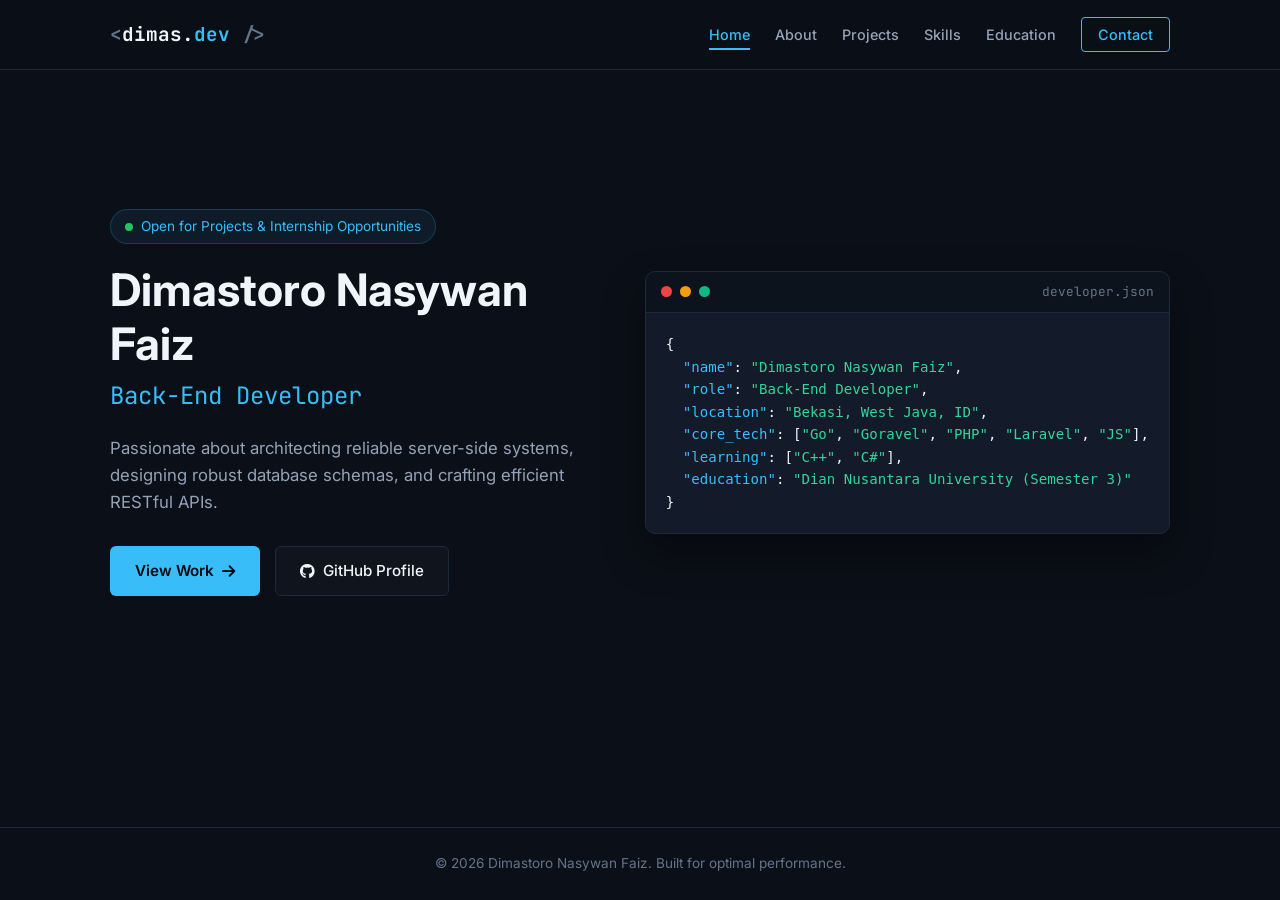
<file: index.html>
<!DOCTYPE html>
<html lang="en">

<head>
    <meta charset="UTF-8">
    <meta name="viewport" content="width=device-width, initial-scale=1.0">
    <title>Dimastoro Nasywan Faiz | Home</title>
    <link rel="preconnect" href="https://fonts.googleapis.com">
    <link rel="preconnect" href="https://fonts.gstatic.com" crossorigin>
    <link
        href="https://fonts.googleapis.com/css2?family=Inter:wght@300;400;500;600;700&family=JetBrains+Mono:wght@400;500;700&display=swap"
        rel="stylesheet">
    <link rel="stylesheet" href="https://cdnjs.cloudflare.com/ajax/libs/font-awesome/6.4.0/css/all.min.css">
    <link rel="stylesheet" href="style.css">
</head>

<body>

    <nav class="navbar">
        <div class="nav-container">
            <a href="index.html" class="nav-logo">
                <span class="logo-bracket">&lt;</span>dimas.<span class="highlight">dev</span><span
                    class="logo-bracket"> /&gt;</span>
            </a>
            <button class="nav-toggle" id="navToggle" aria-label="Toggle navigation">
                <i class="fa-solid fa-bars"></i>
            </button>
            <ul class="nav-menu" id="navMenu">
                <li><a href="index.html" class="nav-link active">Home</a></li>
                <li><a href="about.html" class="nav-link">About</a></li>
                <li><a href="projects.html" class="nav-link">Projects</a></li>
                <li><a href="skills.html" class="nav-link">Skills</a></li>
                <li><a href="academic.html" class="nav-link">Education</a></li>
                <li><a href="contact.html" class="nav-link nav-btn">Contact</a></li>
            </ul>
        </div>
    </nav>

    <main class="main-content">
        <div class="container hero-container">
            <div class="hero-content">
                <div class="status-badge">
                    <span class="status-dot"></span> Open for Projects & Internship Opportunities
                </div>
                <h1 class="hero-title">Dimastoro Nasywan Faiz</h1>
                <p class="hero-subtitle">Back-End Developer</p>
                <p class="hero-description">
                    Passionate about architecting reliable server-side systems, designing robust database schemas, and
                    crafting efficient RESTful APIs.
                </p>
                <div class="hero-actions">
                    <a href="projects.html" class="btn btn-primary">
                        View Work <i class="fa-solid fa-arrow-right"></i>
                    </a>
                    <a href="https://github.com/dimas-faiz" target="_blank" rel="noopener noreferrer"
                        class="btn btn-outline">
                        <i class="fa-brands fa-github"></i> GitHub Profile
                    </a>
                </div>
            </div>

            <div class="hero-code-wrapper">
                <div class="code-window">
                    <div class="code-header">
                        <span class="dot red"></span>
                        <span class="dot yellow"></span>
                        <span class="dot green"></span>
                        <span class="code-title">developer.json</span>
                    </div>
                    <pre class="code-body"><code>{
  <span class="key">"name"</span>: <span class="string">"Dimastoro Nasywan Faiz"</span>,
  <span class="key">"role"</span>: <span class="string">"Back-End Developer"</span>,
  <span class="key">"location"</span>: <span class="string">"Bekasi, West Java, ID"</span>,
  <span class="key">"core_tech"</span>: [<span class="string">"Go"</span>, <span class="string">"Goravel"</span>, <span class="string">"PHP"</span>, <span class="string">"Laravel"</span>, <span class="string">"JS"</span>],
  <span class="key">"learning"</span>: [<span class="string">"C++"</span>, <span class="string">"C#"</span>],
  <span class="key">"education"</span>: <span class="string">"Dian Nusantara University (Semester 3)"</span>
}</code></pre>
                </div>
            </div>
        </div>
    </main>

    <footer class="footer">
        <div class="container">
            <p>&copy; 2026 Dimastoro Nasywan Faiz. Built for optimal performance.</p>
        </div>
    </footer>

    <script src="script.js"></script>
</body>

</html>
</file>
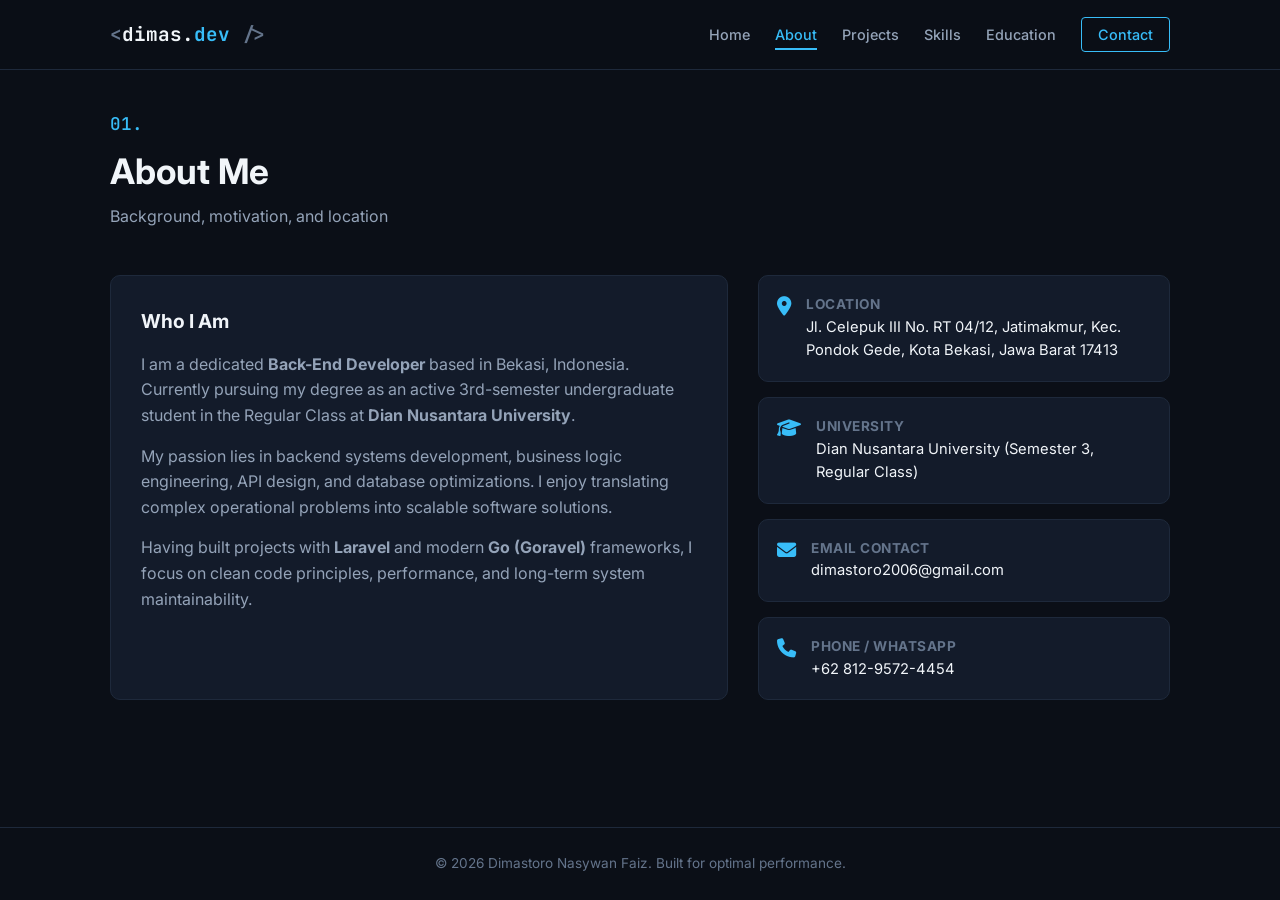
<file: about.html>
<!DOCTYPE html>
<html lang="en">

<head>
    <meta charset="UTF-8">
    <meta name="viewport" content="width=device-width, initial-scale=1.0">
    <title>Dimastoro Nasywan Faiz | About</title>
    <link rel="preconnect" href="https://fonts.googleapis.com">
    <link rel="preconnect" href="https://fonts.gstatic.com" crossorigin>
    <link
        href="https://fonts.googleapis.com/css2?family=Inter:wght@300;400;500;600;700&family=JetBrains+Mono:wght@400;500;700&display=swap"
        rel="stylesheet">
    <link rel="stylesheet" href="https://cdnjs.cloudflare.com/ajax/libs/font-awesome/6.4.0/css/all.min.css">
    <link rel="stylesheet" href="style.css">
</head>

<body>

    <nav class="navbar">
        <div class="nav-container">
            <a href="index.html" class="nav-logo">
                <span class="logo-bracket">&lt;</span>dimas.<span class="highlight">dev</span><span
                    class="logo-bracket"> /&gt;</span>
            </a>
            <button class="nav-toggle" id="navToggle" aria-label="Toggle navigation">
                <i class="fa-solid fa-bars"></i>
            </button>
            <ul class="nav-menu" id="navMenu">
                <li><a href="index.html" class="nav-link">Home</a></li>
                <li><a href="about.html" class="nav-link active">About</a></li>
                <li><a href="projects.html" class="nav-link">Projects</a></li>
                <li><a href="skills.html" class="nav-link">Skills</a></li>
                <li><a href="academic.html" class="nav-link">Education</a></li>
                <li><a href="contact.html" class="nav-link nav-btn">Contact</a></li>
            </ul>
        </div>
    </nav>

    <main class="main-content">
        <div class="container">
            <div class="page-header">
                <span class="page-number">01.</span>
                <h1 class="page-title">About Me</h1>
                <p class="page-subtitle">Background, motivation, and location</p>
            </div>

            <div class="about-grid">
                <div class="about-card">
                    <h3>Who I Am</h3>
                    <p>
                        I am a dedicated <strong>Back-End Developer</strong> based in Bekasi, Indonesia. Currently
                        pursuing my degree as an active 3rd-semester undergraduate student in the Regular Class at
                        <strong>Dian Nusantara University</strong>.
                    </p>
                    <p>
                        My passion lies in backend systems development, business logic engineering, API design, and
                        database optimizations. I enjoy translating complex operational problems into scalable software
                        solutions.
                    </p>
                    <p>
                        Having built projects with <strong>Laravel</strong> and modern <strong>Go (Goravel)</strong>
                        frameworks, I focus on clean code principles, performance, and long-term system maintainability.
                    </p>
                </div>

                <div class="about-info-list">
                    <div class="info-item">
                        <i class="fa-solid fa-location-dot"></i>
                        <div>
                            <h4>Location</h4>
                            <p>Jl. Celepuk III No. RT 04/12, Jatimakmur, Kec. Pondok Gede, Kota Bekasi, Jawa Barat 17413
                            </p>
                        </div>
                    </div>
                    <div class="info-item">
                        <i class="fa-solid fa-graduation-cap"></i>
                        <div>
                            <h4>University</h4>
                            <p>Dian Nusantara University (Semester 3, Regular Class)</p>
                        </div>
                    </div>
                    <div class="info-item">
                        <i class="fa-solid fa-envelope"></i>
                        <div>
                            <h4>Email Contact</h4>
                            <p>dimastoro2006@gmail.com</p>
                        </div>
                    </div>
                    <div class="info-item">
                        <i class="fa-solid fa-phone"></i>
                        <div>
                            <h4>Phone / WhatsApp</h4>
                            <p>+62 812-9572-4454</p>
                        </div>
                    </div>
                </div>
            </div>
        </div>
    </main>

    <footer class="footer">
        <div class="container">
            <p>&copy; 2026 Dimastoro Nasywan Faiz. Built for optimal performance.</p>
        </div>
    </footer>

    <script src="script.js"></script>
</body>

</html>
</file>
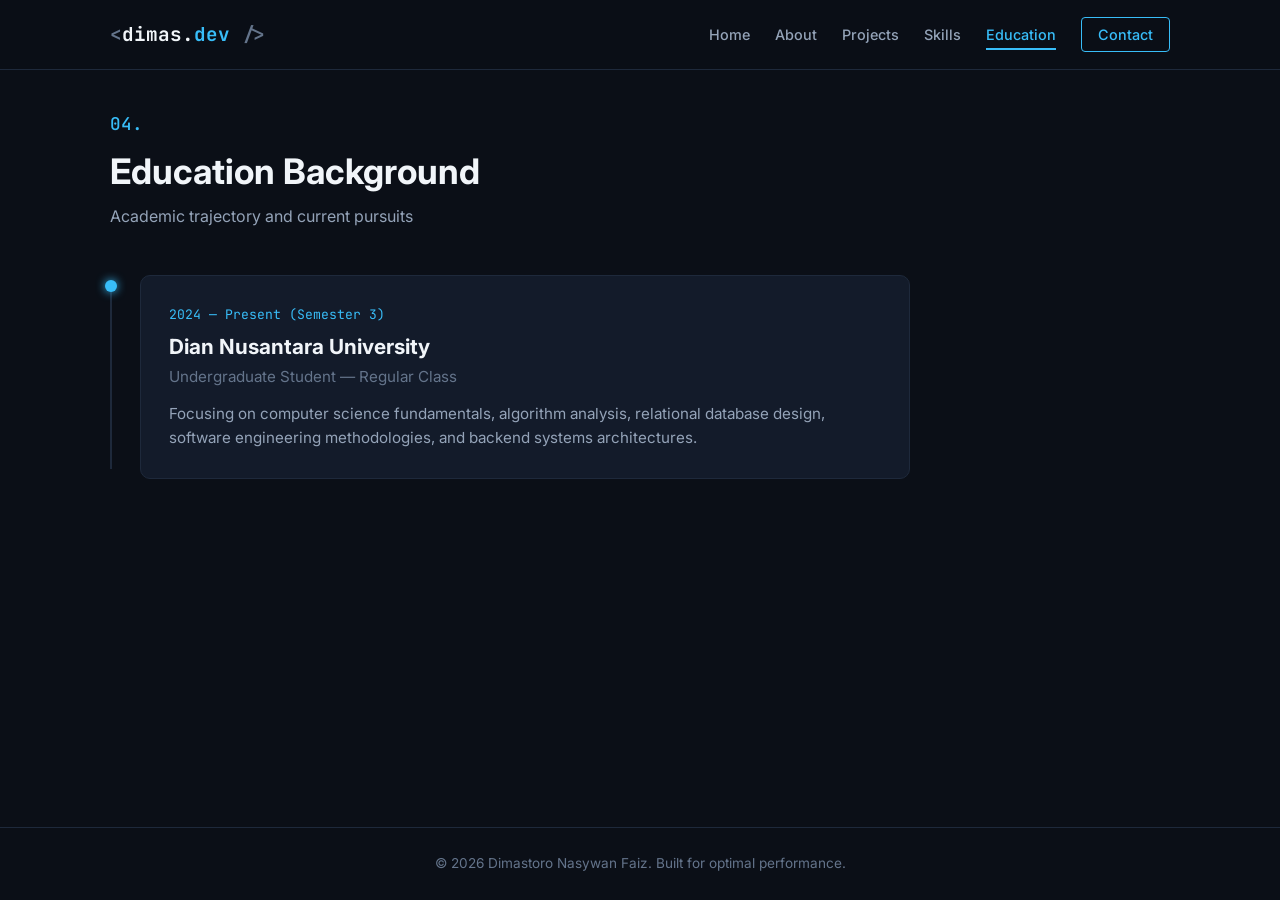
<file: academic.html>
<!DOCTYPE html>
<html lang="en">

<head>
    <meta charset="UTF-8">
    <meta name="viewport" content="width=device-width, initial-scale=1.0">
    <title>Dimastoro Nasywan Faiz | Education</title>
    <link rel="preconnect" href="https://fonts.googleapis.com">
    <link rel="preconnect" href="https://fonts.gstatic.com" crossorigin>
    <link
        href="https://fonts.googleapis.com/css2?family=Inter:wght@300;400;500;600;700&family=JetBrains+Mono:wght@400;500;700&display=swap"
        rel="stylesheet">
    <link rel="stylesheet" href="https://cdnjs.cloudflare.com/ajax/libs/font-awesome/6.4.0/css/all.min.css">
    <link rel="stylesheet" href="style.css">
</head>

<body>

    <nav class="navbar">
        <div class="nav-container">
            <a href="index.html" class="nav-logo">
                <span class="logo-bracket">&lt;</span>dimas.<span class="highlight">dev</span><span
                    class="logo-bracket"> /&gt;</span>
            </a>
            <button class="nav-toggle" id="navToggle" aria-label="Toggle navigation">
                <i class="fa-solid fa-bars"></i>
            </button>
            <ul class="nav-menu" id="navMenu">
                <li><a href="index.html" class="nav-link">Home</a></li>
                <li><a href="about.html" class="nav-link">About</a></li>
                <li><a href="projects.html" class="nav-link">Projects</a></li>
                <li><a href="skills.html" class="nav-link">Skills</a></li>
                <li><a href="academic.html" class="nav-link active">Education</a></li>
                <li><a href="contact.html" class="nav-link nav-btn">Contact</a></li>
            </ul>
        </div>
    </nav>

    <main class="main-content">
        <div class="container">
            <div class="page-header">
                <span class="page-number">04.</span>
                <h1 class="page-title">Education Background</h1>
                <p class="page-subtitle">Academic trajectory and current pursuits</p>
            </div>

            <div class="timeline">
                <div class="timeline-item">
                    <div class="timeline-dot"></div>
                    <div class="timeline-content">
                        <span class="timeline-date">2024 — Present (Semester 3)</span>
                        <h3 class="timeline-title">Dian Nusantara University</h3>
                        <p class="timeline-subtitle">Undergraduate Student — Regular Class</p>
                        <p class="timeline-desc">
                            Focusing on computer science fundamentals, algorithm analysis, relational database design,
                            software engineering methodologies, and backend systems architectures.
                        </p>
                    </div>
                </div>
            </div>
        </div>
    </main>

    <footer class="footer">
        <div class="container">
            <p>&copy; 2026 Dimastoro Nasywan Faiz. Built for optimal performance.</p>
        </div>
    </footer>

    <script src="script.js"></script>
</body>

</html>
</file>
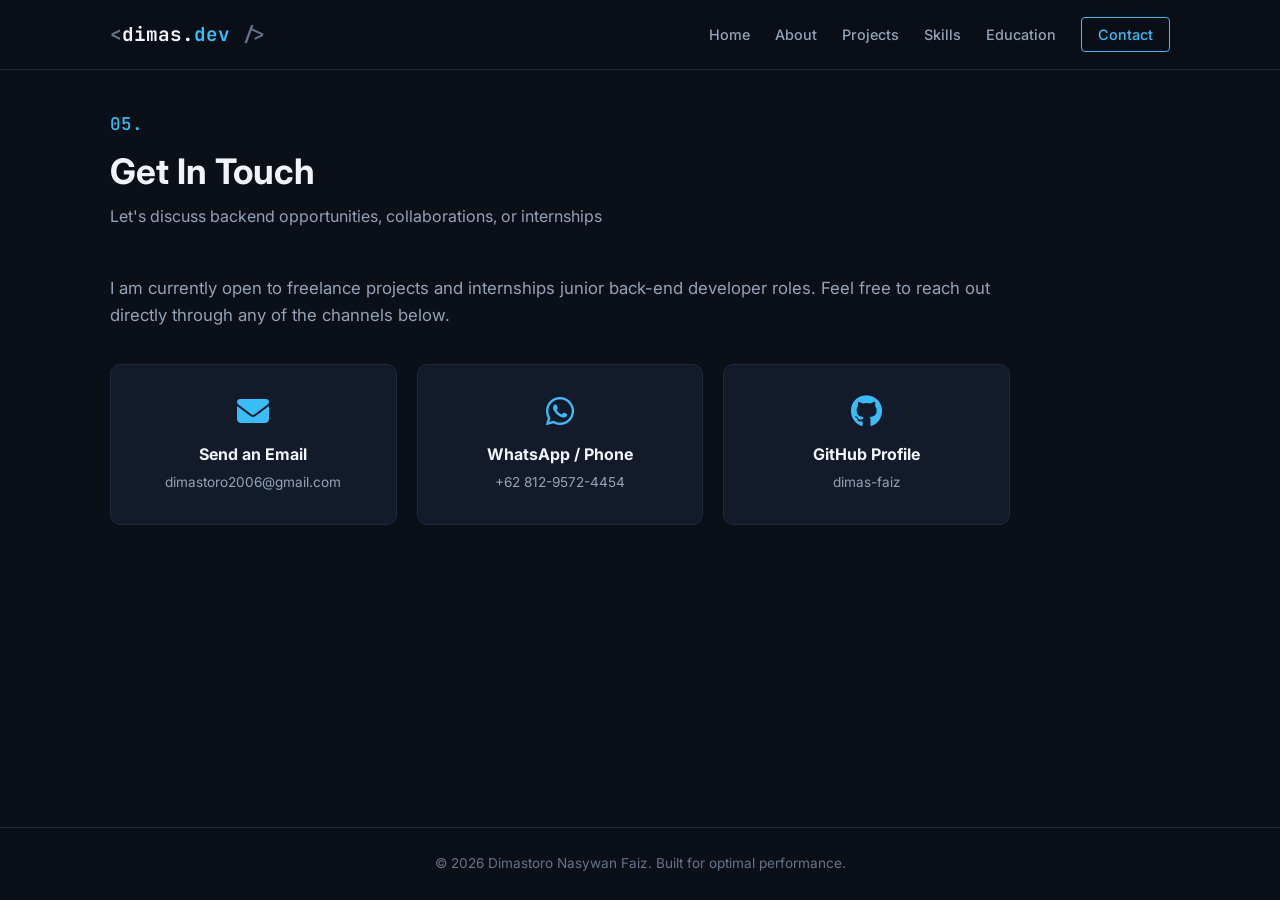
<file: contact.html>
<!DOCTYPE html>
<html lang="en">

<head>
    <meta charset="UTF-8">
    <meta name="viewport" content="width=device-width, initial-scale=1.0">
    <title>Dimastoro Nasywan Faiz | Contact</title>
    <link rel="preconnect" href="https://fonts.googleapis.com">
    <link rel="preconnect" href="https://fonts.gstatic.com" crossorigin>
    <link
        href="https://fonts.googleapis.com/css2?family=Inter:wght@300;400;500;600;700&family=JetBrains+Mono:wght@400;500;700&display=swap"
        rel="stylesheet">
    <link rel="stylesheet" href="https://cdnjs.cloudflare.com/ajax/libs/font-awesome/6.4.0/css/all.min.css">
    <link rel="stylesheet" href="style.css">
</head>

<body>

    <nav class="navbar">
        <div class="nav-container">
            <a href="index.html" class="nav-logo">
                <span class="logo-bracket">&lt;</span>dimas.<span class="highlight">dev</span><span
                    class="logo-bracket"> /&gt;</span>
            </a>
            <button class="nav-toggle" id="navToggle" aria-label="Toggle navigation">
                <i class="fa-solid fa-bars"></i>
            </button>
            <ul class="nav-menu" id="navMenu">
                <li><a href="index.html" class="nav-link">Home</a></li>
                <li><a href="about.html" class="nav-link">About</a></li>
                <li><a href="projects.html" class="nav-link">Projects</a></li>
                <li><a href="skills.html" class="nav-link">Skills</a></li>
                <li><a href="academic.html" class="nav-link">Education</a></li>
                <li><a href="contact.html" class="nav-link nav-btn active">Contact</a></li>
            </ul>
        </div>
    </nav>

    <main class="main-content">
        <div class="container">
            <div class="page-header">
                <span class="page-number">05.</span>
                <h1 class="page-title">Get In Touch</h1>
                <p class="page-subtitle">Let's discuss backend opportunities, collaborations, or internships</p>
            </div>

            <div class="contact-wrapper">
                <p class="contact-sub">
                    I am currently open to freelance projects and internships junior back-end developer
                    roles. Feel free to reach out directly through any of the channels below.
                </p>

                <div class="contact-cards">
                    <a href="mailto:dimastoro2006@gmail.com" class="contact-card">
                        <i class="fa-solid fa-envelope"></i>
                        <h3>Send an Email</h3>
                        <p>dimastoro2006@gmail.com</p>
                    </a>

                    <a href="https://wa.me/6281295724454" target="_blank" rel="noopener noreferrer"
                        class="contact-card">
                        <i class="fa-brands fa-whatsapp"></i>
                        <h3>WhatsApp / Phone</h3>
                        <p>+62 812-9572-4454</p>
                    </a>

                    <a href="https://github.com/dimas-faiz" target="_blank" rel="noopener noreferrer"
                        class="contact-card">
                        <i class="fa-brands fa-github"></i>
                        <h3>GitHub Profile</h3>
                        <p>dimas-faiz</p>
                    </a>
                </div>
            </div>
        </div>
    </main>

    <footer class="footer">
        <div class="container">
            <p>&copy; 2026 Dimastoro Nasywan Faiz. Built for optimal performance.</p>
        </div>
    </footer>

    <script src="script.js"></script>
</body>

</html>
</file>
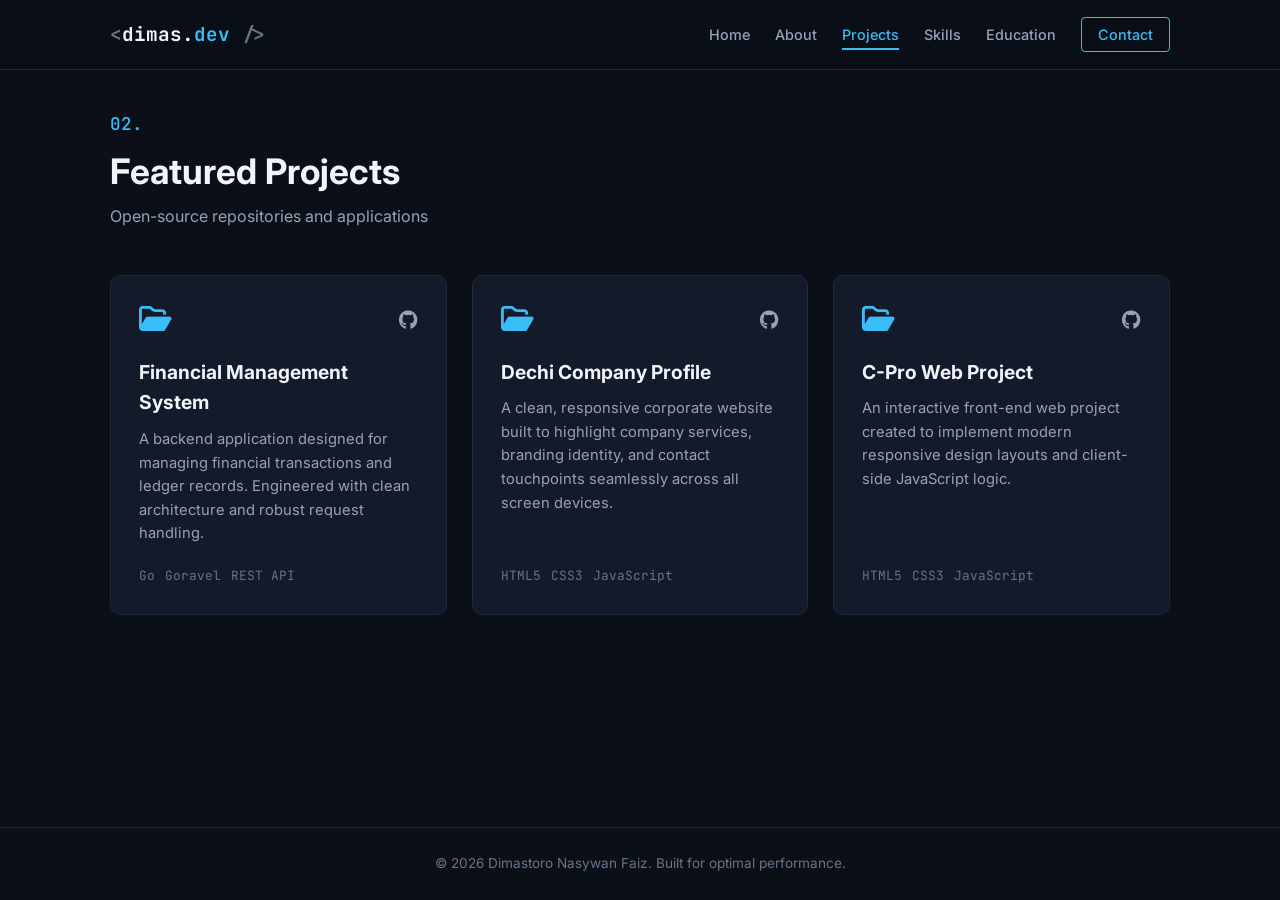
<file: projects.html>
<!DOCTYPE html>
<html lang="en">

<head>
    <meta charset="UTF-8">
    <meta name="viewport" content="width=device-width, initial-scale=1.0">
    <title>Dimastoro Nasywan Faiz | Projects</title>
    <link rel="preconnect" href="https://fonts.googleapis.com">
    <link rel="preconnect" href="https://fonts.gstatic.com" crossorigin>
    <link
        href="https://fonts.googleapis.com/css2?family=Inter:wght@300;400;500;600;700&family=JetBrains+Mono:wght@400;500;700&display=swap"
        rel="stylesheet">
    <link rel="stylesheet" href="https://cdnjs.cloudflare.com/ajax/libs/font-awesome/6.4.0/css/all.min.css">
    <link rel="stylesheet" href="style.css">
</head>

<body>

    <nav class="navbar">
        <div class="nav-container">
            <a href="index.html" class="nav-logo">
                <span class="logo-bracket">&lt;</span>dimas.<span class="highlight">dev</span><span
                    class="logo-bracket"> /&gt;</span>
            </a>
            <button class="nav-toggle" id="navToggle" aria-label="Toggle navigation">
                <i class="fa-solid fa-bars"></i>
            </button>
            <ul class="nav-menu" id="navMenu">
                <li><a href="index.html" class="nav-link">Home</a></li>
                <li><a href="about.html" class="nav-link">About</a></li>
                <li><a href="projects.html" class="nav-link active">Projects</a></li>
                <li><a href="skills.html" class="nav-link">Skills</a></li>
                <li><a href="academic.html" class="nav-link">Education</a></li>
                <li><a href="contact.html" class="nav-link nav-btn">Contact</a></li>
            </ul>
        </div>
    </nav>

    <main class="main-content">
        <div class="container">
            <div class="page-header">
                <span class="page-number">02.</span>
                <h1 class="page-title">Featured Projects</h1>
                <p class="page-subtitle">Open-source repositories and applications</p>
            </div>

            <div class="projects-grid">
                <!-- Project 1 -->
                <div class="project-card">
                    <div class="project-card-header">
                        <div class="folder-icon"><i class="fa-regular fa-folder-open"></i></div>
                        <a href="https://github.com/dimas-faiz/aplikasi-keuangan.git" target="_blank"
                            rel="noopener noreferrer" class="project-link" aria-label="View Source Code">
                            <i class="fa-brands fa-github"></i>
                        </a>
                    </div>
                    <h3 class="project-title">Financial Management System</h3>
                    <p class="project-description">
                        A backend application designed for managing financial transactions and ledger records.
                        Engineered with clean architecture and robust request handling.
                    </p>
                    <div class="project-tech">
                        <span>Go</span>
                        <span>Goravel</span>
                        <span>REST API</span>
                    </div>
                </div>

                <!-- Project 2 -->
                <div class="project-card">
                    <div class="project-card-header">
                        <div class="folder-icon"><i class="fa-regular fa-folder-open"></i></div>
                        <a href="https://github.com/dimas-faiz/dechi-CompanyProfile.git" target="_blank"
                            rel="noopener noreferrer" class="project-link" aria-label="View Source Code">
                            <i class="fa-brands fa-github"></i>
                        </a>
                    </div>
                    <h3 class="project-title">Dechi Company Profile</h3>
                    <p class="project-description">
                        A clean, responsive corporate website built to highlight company services, branding identity,
                        and contact touchpoints seamlessly across all screen devices.
                    </p>
                    <div class="project-tech">
                        <span>HTML5</span>
                        <span>CSS3</span>
                        <span>JavaScript</span>
                    </div>
                </div>

                <!-- Project 3 -->
                <div class="project-card">
                    <div class="project-card-header">
                        <div class="folder-icon"><i class="fa-regular fa-folder-open"></i></div>
                        <a href="https://github.com/dimas-faiz/C-pro.git" target="_blank" rel="noopener noreferrer"
                            class="project-link" aria-label="View Source Code">
                            <i class="fa-brands fa-github"></i>
                        </a>
                    </div>
                    <h3 class="project-title">C-Pro Web Project</h3>
                    <p class="project-description">
                        An interactive front-end web project created to implement modern responsive design layouts and
                        client-side JavaScript logic.
                    </p>
                    <div class="project-tech">
                        <span>HTML5</span>
                        <span>CSS3</span>
                        <span>JavaScript</span>
                    </div>
                </div>
            </div>
        </div>
    </main>

    <footer class="footer">
        <div class="container">
            <p>&copy; 2026 Dimastoro Nasywan Faiz. Built for optimal performance.</p>
        </div>
    </footer>

    <script src="script.js"></script>
</body>

</html>
</file>
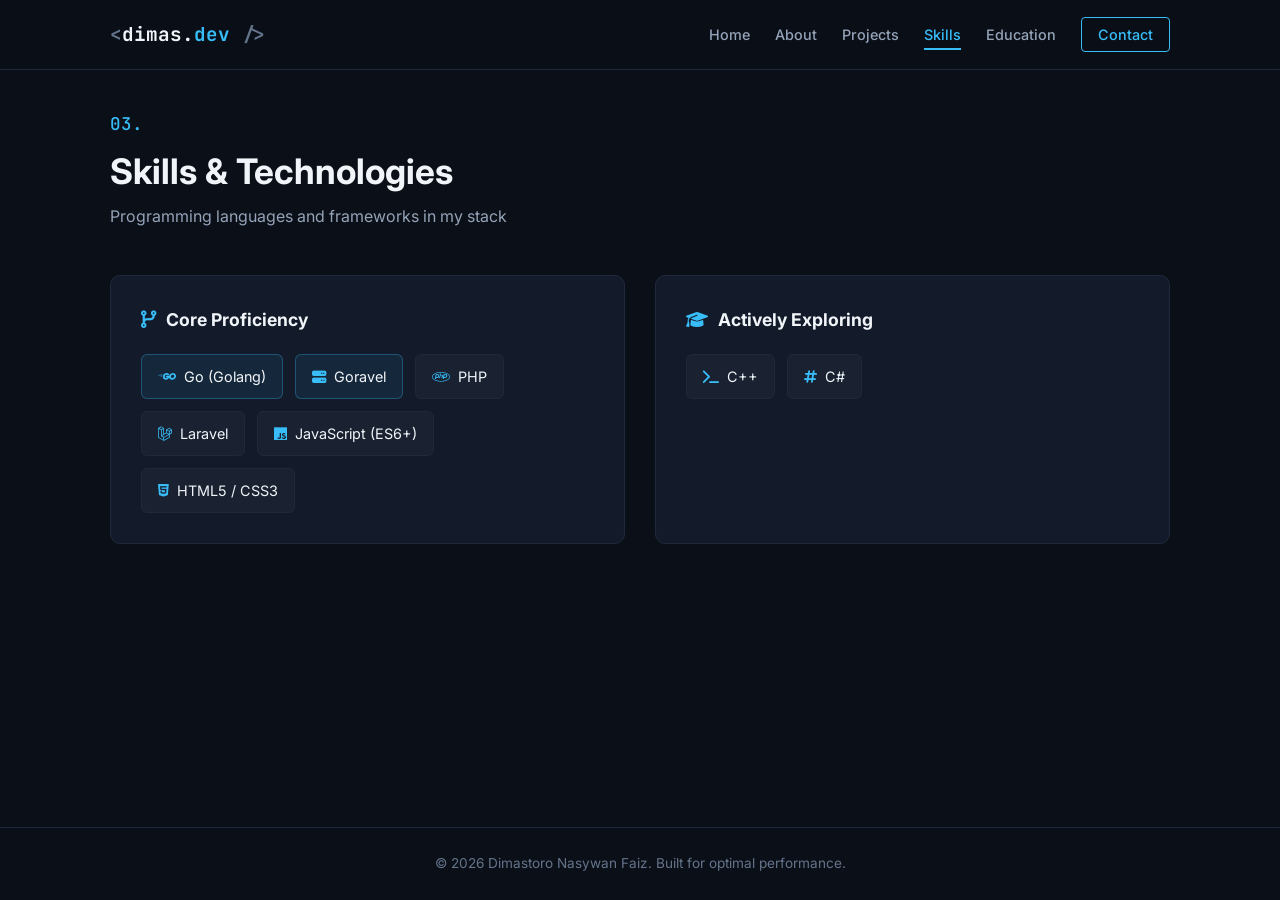
<file: skills.html>
<!DOCTYPE html>
<html lang="en">

<head>
    <meta charset="UTF-8">
    <meta name="viewport" content="width=device-width, initial-scale=1.0">
    <title>Dimastoro Nasywan Faiz | Skills</title>
    <link rel="preconnect" href="https://fonts.googleapis.com">
    <link rel="preconnect" href="https://fonts.gstatic.com" crossorigin>
    <link
        href="https://fonts.googleapis.com/css2?family=Inter:wght@300;400;500;600;700&family=JetBrains+Mono:wght@400;500;700&display=swap"
        rel="stylesheet">
    <link rel="stylesheet" href="https://cdnjs.cloudflare.com/ajax/libs/font-awesome/6.4.0/css/all.min.css">
    <link rel="stylesheet" href="style.css">
</head>

<body>

    <nav class="navbar">
        <div class="nav-container">
            <a href="index.html" class="nav-logo">
                <span class="logo-bracket">&lt;</span>dimas.<span class="highlight">dev</span><span
                    class="logo-bracket"> /&gt;</span>
            </a>
            <button class="nav-toggle" id="navToggle" aria-label="Toggle navigation">
                <i class="fa-solid fa-bars"></i>
            </button>
            <ul class="nav-menu" id="navMenu">
                <li><a href="index.html" class="nav-link">Home</a></li>
                <li><a href="about.html" class="nav-link">About</a></li>
                <li><a href="projects.html" class="nav-link">Projects</a></li>
                <li><a href="skills.html" class="nav-link active">Skills</a></li>
                <li><a href="academic.html" class="nav-link">Education</a></li>
                <li><a href="contact.html" class="nav-link nav-btn">Contact</a></li>
            </ul>
        </div>
    </nav>

    <main class="main-content">
        <div class="container">
            <div class="page-header">
                <span class="page-number">03.</span>
                <h1 class="page-title">Skills & Technologies</h1>
                <p class="page-subtitle">Programming languages and frameworks in my stack</p>
            </div>

            <div class="skills-grid">
                <div class="skill-category">
                    <h3 class="category-title"><i class="fa-solid fa-code-branch"></i> Core Proficiency</h3>
                    <div class="skill-tags">
                        <div class="skill-tag highlight-tag">
                            <i class="fa-brands fa-golang"></i>
                            <span>Go (Golang)</span>
                        </div>
                        <div class="skill-tag highlight-tag">
                            <i class="fa-solid fa-server"></i>
                            <span>Goravel</span>
                        </div>
                        <div class="skill-tag">
                            <i class="fa-brands fa-php"></i>
                            <span>PHP</span>
                        </div>
                        <div class="skill-tag">
                            <i class="fa-brands fa-laravel"></i>
                            <span>Laravel</span>
                        </div>
                        <div class="skill-tag">
                            <i class="fa-brands fa-js"></i>
                            <span>JavaScript (ES6+)</span>
                        </div>
                        <div class="skill-tag">
                            <i class="fa-brands fa-html5"></i>
                            <span>HTML5 / CSS3</span>
                        </div>
                    </div>
                </div>

                <div class="skill-category">
                    <h3 class="category-title"><i class="fa-solid fa-graduation-cap"></i> Actively Exploring</h3>
                    <div class="skill-tags">
                        <div class="skill-tag">
                            <i class="fa-solid fa-terminal"></i>
                            <span>C++</span>
                        </div>
                        <div class="skill-tag">
                            <i class="fa-solid fa-hashtag"></i>
                            <span>C#</span>
                        </div>
                    </div>
                </div>
            </div>
        </div>
    </main>

    <footer class="footer">
        <div class="container">
            <p>&copy; 2026 Dimastoro Nasywan Faiz. Built for optimal performance.</p>
        </div>
    </footer>

    <script src="script.js"></script>
</body>

</html>
</file>
<file: style.css>
/* ==========================================================================
   1. RESET & THEME VARIABLES
   ========================================================================== */
:root {
    --bg-main: #0b0f17;
    --bg-card: #131b2a;
    --bg-alt: #0e1420;
    --border-color: #1e293b;

    --text-main: #f1f5f9;
    --text-muted: #94a3b8;
    --text-dark: #64748b;

    --accent: #38bdf8;
    --accent-hover: #0284c7;
    --accent-soft: rgba(56, 189, 248, 0.08);

    --font-sans: 'Inter', system-ui, -apple-system, sans-serif;
    --font-mono: 'JetBrains Mono', monospace;

    --transition: all 0.3s cubic-bezier(0.16, 1, 0.3, 1);
    --radius: 10px;
}

*,
*::before,
*::after {
    box-sizing: border-box;
    margin: 0;
    padding: 0;
}

html,
body {
    min-height: 100vh;
}

body {
    background-color: var(--bg-main);
    color: var(--text-main);
    font-family: var(--font-sans);
    line-height: 1.6;
    overflow-x: hidden;
    display: flex;
    flex-direction: column;
    -webkit-font-smoothing: antialiased;
}

/* ==========================================================================
   2. KEYFRAMES & ANIMATIONS
   ========================================================================== */
@keyframes fadeInUp {
    from {
        opacity: 0;
        transform: translateY(20px);
    }

    to {
        opacity: 1;
        transform: translateY(0);
    }
}

@keyframes float {
    0% {
        transform: translateY(0px);
    }

    50% {
        transform: translateY(-8px);
    }

    100% {
        transform: translateY(0px);
    }
}

@keyframes pulseGlow {
    0% {
        box-shadow: 0 0 0 0 rgba(34, 197, 94, 0.7);
    }

    70% {
        box-shadow: 0 0 0 10px rgba(34, 197, 94, 0);
    }

    100% {
        box-shadow: 0 0 0 0 rgba(34, 197, 94, 0);
    }
}

/* Scroll Reveal Classes */
.animate-on-scroll {
    opacity: 0;
    transform: translateY(30px);
    transition: opacity 0.7s cubic-bezier(0.16, 1, 0.3, 1),
        transform 0.7s cubic-bezier(0.16, 1, 0.3, 1);
}

.animate-on-scroll.visible {
    opacity: 1;
    transform: translateY(0);
}

/* ==========================================================================
   3. LAYOUT & CONTAINERS
   ========================================================================== */
.container {
    max-width: 1100px;
    margin: 0 auto;
    padding: 0 20px;
    width: 100%;
}

.main-content {
    flex: 1;
    padding-top: 110px;
    padding-bottom: 80px;
}

.page-header {
    margin-bottom: 45px;
    animation: fadeInUp 0.6s cubic-bezier(0.16, 1, 0.3, 1) forwards;
}

.page-number {
    font-family: var(--font-mono);
    color: var(--accent);
    font-size: 1.1rem;
    font-weight: 500;
    display: block;
    margin-bottom: 5px;
}

.page-title {
    font-size: 2.2rem;
    font-weight: 700;
    color: var(--text-main);
}

.page-subtitle {
    color: var(--text-muted);
    font-size: 1rem;
    margin-top: 5px;
}

a {
    color: inherit;
    text-decoration: none;
    transition: var(--transition);
}

/* ==========================================================================
   4. NAVBAR
   ========================================================================== */
.navbar {
    position: fixed;
    top: 0;
    left: 0;
    width: 100%;
    z-index: 1000;
    background-color: rgba(11, 15, 23, 0.9);
    backdrop-filter: blur(12px);
    border-bottom: 1px solid var(--border-color);
    height: 70px;
}

.nav-container {
    display: flex;
    justify-content: space-between;
    align-items: center;
    height: 100%;
    max-width: 1100px;
    margin: 0 auto;
    padding: 0 20px;
}

.nav-logo {
    font-family: var(--font-mono);
    font-weight: 700;
    font-size: 1.2rem;
}

.logo-bracket {
    color: var(--text-dark);
}

.highlight {
    color: var(--accent);
}

.nav-menu {
    display: flex;
    align-items: center;
    gap: 25px;
    list-style: none;
}

.nav-link {
    font-size: 0.9rem;
    color: var(--text-muted);
    font-weight: 500;
    padding: 5px 0;
    position: relative;
}

.nav-link:hover,
.nav-link.active {
    color: var(--accent);
}

.nav-link::after {
    content: "";
    position: absolute;
    bottom: -2px;
    left: 0;
    width: 0%;
    height: 2px;
    background-color: var(--accent);
    transition: width 0.3s cubic-bezier(0.16, 1, 0.3, 1);
}

.nav-link:hover::after,
.nav-link.active::after {
    width: 100%;
}

.nav-btn {
    padding: 8px 16px;
    border: 1px solid var(--accent);
    border-radius: 4px;
    color: var(--accent) !important;
}

.nav-btn::after {
    display: none !important;
}

.nav-btn:hover {
    background-color: var(--accent-soft);
    transform: translateY(-2px);
    box-shadow: 0 4px 12px rgba(56, 189, 248, 0.15);
}

.nav-toggle {
    display: none;
    background: none;
    border: none;
    color: var(--text-main);
    font-size: 1.4rem;
    cursor: pointer;
}

/* ==========================================================================
   5. BUTTONS
   ========================================================================== */
.btn {
    display: inline-flex;
    align-items: center;
    gap: 8px;
    padding: 12px 24px;
    border-radius: 6px;
    font-weight: 500;
    font-size: 0.95rem;
    cursor: pointer;
    border: 1px solid transparent;
    position: relative;
    overflow: hidden;
    transition: var(--transition);
}

.btn-primary {
    background-color: var(--accent);
    color: #040914;
    font-weight: 600;
}

.btn-primary:hover {
    background-color: var(--accent-hover);
    color: #fff;
    transform: translateY(-2px);
    box-shadow: 0 8px 20px rgba(56, 189, 248, 0.3);
}

.btn-primary::after {
    content: '';
    position: absolute;
    top: -50%;
    left: -50%;
    width: 200%;
    height: 200%;
    background: linear-gradient(60deg,
            transparent,
            rgba(255, 255, 255, 0.25),
            transparent);
    transform: rotate(30deg);
    transition: 0.8s;
    opacity: 0;
}

.btn-primary:hover::after {
    opacity: 1;
    left: 100%;
}

.btn-outline {
    border-color: var(--border-color);
    background-color: rgba(255, 255, 255, 0.02);
    color: var(--text-main);
}

.btn-outline:hover {
    border-color: var(--accent);
    color: var(--accent);
    background-color: var(--accent-soft);
    transform: translateY(-2px);
    box-shadow: 0 6px 16px rgba(56, 189, 248, 0.15);
}

/* ==========================================================================
   6. PAGE 1: HOME (HERO)
   ========================================================================== */
.hero-container {
    display: grid;
    grid-template-columns: 1.2fr 1fr;
    gap: 40px;
    align-items: center;
    min-height: 65vh;
}

.hero-content {
    animation: fadeInUp 0.8s cubic-bezier(0.16, 1, 0.3, 1) forwards;
}

.status-badge {
    display: inline-flex;
    align-items: center;
    gap: 8px;
    padding: 6px 14px;
    border-radius: 20px;
    background-color: var(--accent-soft);
    border: 1px solid rgba(56, 189, 248, 0.2);
    color: var(--accent);
    font-size: 0.85rem;
    margin-bottom: 20px;
}

.status-dot {
    width: 8px;
    height: 8px;
    background-color: #22c55e;
    border-radius: 50%;
    animation: pulseGlow 2s infinite;
}

.hero-title {
    font-size: 2.8rem;
    font-weight: 700;
    line-height: 1.2;
}

.hero-subtitle {
    font-size: 1.5rem;
    color: var(--accent);
    font-family: var(--font-mono);
    margin-top: 5px;
    margin-bottom: 20px;
}

.hero-description {
    color: var(--text-muted);
    font-size: 1.05rem;
    margin-bottom: 30px;
    max-width: 500px;
}

.hero-actions {
    display: flex;
    gap: 15px;
}

.hero-code-wrapper {
    animation: fadeInUp 0.8s cubic-bezier(0.16, 1, 0.3, 1) 0.2s forwards, float 6s ease-in-out infinite 1s;
    opacity: 0;
}

.code-window {
    background-color: var(--bg-card);
    border: 1px solid var(--border-color);
    border-radius: var(--radius);
    overflow: hidden;
    box-shadow: 0 20px 40px rgba(0, 0, 0, 0.4);
}

.code-header {
    background-color: rgba(0, 0, 0, 0.3);
    padding: 10px 15px;
    display: flex;
    align-items: center;
    gap: 8px;
    border-bottom: 1px solid var(--border-color);
}

.dot {
    width: 11px;
    height: 11px;
    border-radius: 50%;
}

.dot.red {
    background-color: #ef4444;
}

.dot.yellow {
    background-color: #f59e0b;
}

.dot.green {
    background-color: #10b981;
}

.code-title {
    margin-left: auto;
    font-family: var(--font-mono);
    font-size: 0.8rem;
    color: var(--text-dark);
}

.code-body {
    padding: 20px;
    font-family: var(--font-mono);
    font-size: 0.88rem;
    line-height: 1.6;
    color: var(--text-main);
    overflow-x: auto;
}

.code-body .key {
    color: #38bdf8;
}

.code-body .string {
    color: #34d399;
}

/* ==========================================================================
   7. PAGE 2: ABOUT
   ========================================================================== */
.about-grid {
    display: grid;
    grid-template-columns: 1.2fr 0.8fr;
    gap: 30px;
}

.about-card {
    background-color: var(--bg-card);
    padding: 30px;
    border-radius: var(--radius);
    border: 1px solid var(--border-color);
    transition: var(--transition);
}

.about-card:hover {
    border-color: rgba(56, 189, 248, 0.4);
    box-shadow: 0 8px 24px rgba(0, 0, 0, 0.3);
}

.about-card h3 {
    font-size: 1.2rem;
    margin-bottom: 15px;
    color: var(--text-main);
}

.about-card p {
    color: var(--text-muted);
    margin-bottom: 15px;
}

.about-info-list {
    display: flex;
    flex-direction: column;
    gap: 15px;
}

.info-item {
    display: flex;
    align-items: flex-start;
    gap: 15px;
    background-color: var(--bg-card);
    padding: 18px;
    border-radius: var(--radius);
    border: 1px solid var(--border-color);
    transition: var(--transition);
}

.info-item:hover {
    border-color: rgba(56, 189, 248, 0.4);
    transform: translateX(4px);
}

.info-item i {
    color: var(--accent);
    font-size: 1.2rem;
    margin-top: 3px;
}

.info-item h4 {
    font-size: 0.85rem;
    color: var(--text-dark);
    text-transform: uppercase;
    letter-spacing: 0.5px;
}

.info-item p {
    color: var(--text-main);
    font-size: 0.92rem;
    word-break: break-word;
}

/* ==========================================================================
   8. PAGE 3: PROJECTS
   ========================================================================== */
.projects-grid {
    display: grid;
    grid-template-columns: repeat(auto-fit, minmax(300px, 1fr));
    gap: 25px;
}

.project-card {
    background-color: var(--bg-card);
    border: 1px solid var(--border-color);
    border-radius: var(--radius);
    padding: 28px;
    display: flex;
    flex-direction: column;
    transition: var(--transition);
}

.project-card:hover {
    border-color: var(--accent);
    transform: translateY(-6px) scale(1.01);
    box-shadow: 0 12px 30px rgba(56, 189, 248, 0.12);
}

.project-card-header {
    display: flex;
    justify-content: space-between;
    align-items: center;
    margin-bottom: 20px;
}

.folder-icon i {
    font-size: 1.8rem;
    color: var(--accent);
}

.project-link {
    font-size: 1.2rem;
    color: var(--text-muted);
}

.project-link:hover {
    color: var(--accent);
    transform: scale(1.15);
}

.project-title {
    font-size: 1.2rem;
    margin-bottom: 10px;
    color: var(--text-main);
}

.project-description {
    color: var(--text-muted);
    font-size: 0.92rem;
    margin-bottom: 20px;
    flex-grow: 1;
}

.project-tech {
    display: flex;
    gap: 10px;
    flex-wrap: wrap;
    font-family: var(--font-mono);
    font-size: 0.8rem;
    color: var(--text-dark);
}

/* ==========================================================================
   9. PAGE 4: SKILLS
   ========================================================================== */
.skills-grid {
    display: grid;
    grid-template-columns: 1fr 1fr;
    gap: 30px;
}

.skill-category {
    background-color: var(--bg-card);
    padding: 30px;
    border-radius: var(--radius);
    border: 1px solid var(--border-color);
    transition: var(--transition);
}

.skill-category:hover {
    border-color: rgba(56, 189, 248, 0.4);
    box-shadow: 0 8px 24px rgba(0, 0, 0, 0.3);
}

.category-title {
    font-size: 1.1rem;
    margin-bottom: 20px;
    display: flex;
    align-items: center;
    gap: 10px;
}

.category-title i {
    color: var(--accent);
}

.skill-tags {
    display: flex;
    flex-wrap: wrap;
    gap: 12px;
}

.skill-tag {
    display: inline-flex;
    align-items: center;
    gap: 8px;
    padding: 10px 16px;
    background-color: rgba(255, 255, 255, 0.03);
    border: 1px solid var(--border-color);
    border-radius: 6px;
    font-size: 0.9rem;
    transition: var(--transition);
}

.skill-tag:hover {
    border-color: var(--accent);
    background-color: var(--accent-soft);
    transform: translateY(-3px) scale(1.05);
    box-shadow: 0 4px 12px rgba(56, 189, 248, 0.15);
}

.skill-tag i {
    color: var(--accent);
}

.highlight-tag {
    border-color: rgba(56, 189, 248, 0.3);
    background-color: var(--accent-soft);
}

/* ==========================================================================
   10. PAGE 5: EDUCATION
   ========================================================================== */
.timeline {
    position: relative;
    max-width: 800px;
    padding-left: 30px;
}

.timeline::before {
    content: "";
    position: absolute;
    left: 0;
    top: 10px;
    bottom: 10px;
    width: 2px;
    background-color: var(--border-color);
}

.timeline-item {
    position: relative;
}

.timeline-dot {
    position: absolute;
    left: -35px;
    top: 5px;
    width: 12px;
    height: 12px;
    border-radius: 50%;
    background-color: var(--accent);
    box-shadow: 0 0 10px var(--accent);
}

.timeline-content {
    background-color: var(--bg-card);
    padding: 28px;
    border-radius: var(--radius);
    border: 1px solid var(--border-color);
    transition: var(--transition);
}

.timeline-content:hover {
    border-color: rgba(56, 189, 248, 0.4);
}

.timeline-date {
    font-family: var(--font-mono);
    font-size: 0.82rem;
    color: var(--accent);
    display: block;
    margin-bottom: 5px;
}

.timeline-title {
    font-size: 1.3rem;
    margin-bottom: 2px;
}

.timeline-subtitle {
    color: var(--text-dark);
    font-size: 0.95rem;
    margin-bottom: 12px;
}

.timeline-desc {
    color: var(--text-muted);
    font-size: 0.95rem;
}

/* ==========================================================================
   11. PAGE 6: CONTACT
   ========================================================================== */
.contact-wrapper {
    max-width: 900px;
}

.contact-sub {
    color: var(--text-muted);
    font-size: 1.05rem;
    margin-bottom: 35px;
}

.contact-cards {
    display: grid;
    grid-template-columns: repeat(3, 1fr);
    gap: 20px;
}

.contact-card {
    background-color: var(--bg-card);
    padding: 30px 20px;
    border-radius: var(--radius);
    border: 1px solid var(--border-color);
    text-align: center;
    transition: var(--transition);
}

.contact-card:hover {
    border-color: var(--accent);
    transform: translateY(-6px) scale(1.01);
    box-shadow: 0 12px 30px rgba(56, 189, 248, 0.12);
}

.contact-card i {
    font-size: 2rem;
    color: var(--accent);
    margin-bottom: 15px;
}

.contact-card h3 {
    font-size: 1rem;
    margin-bottom: 5px;
}

.contact-card p {
    color: var(--text-muted);
    font-size: 0.85rem;
    word-break: break-all;
}

/* ==========================================================================
   12. FOOTER
   ========================================================================== */
.footer {
    padding: 25px 0;
    border-top: 1px solid var(--border-color);
    text-align: center;
    color: var(--text-dark);
    font-size: 0.85rem;
}

/* ==========================================================================
   13. RESPONSIVE DESIGN (MOBILE & TABLET)
   ========================================================================== */
@media (max-width: 868px) {
    .hero-container {
        grid-template-columns: 1fr;
        text-align: center;
    }

    .hero-description {
        margin-left: auto;
        margin-right: auto;
    }

    .hero-actions {
        justify-content: center;
    }

    .about-grid,
    .skills-grid,
    .contact-cards {
        grid-template-columns: 1fr;
    }

    .nav-toggle {
        display: block;
    }

    .nav-menu {
        position: fixed;
        top: 70px;
        left: -100%;
        width: 100%;
        height: calc(100vh - 70px);
        background-color: var(--bg-main);
        flex-direction: column;
        justify-content: center;
        gap: 25px;
        transition: var(--transition);
    }

    .nav-menu.active {
        left: 0;
    }
}
</file>
